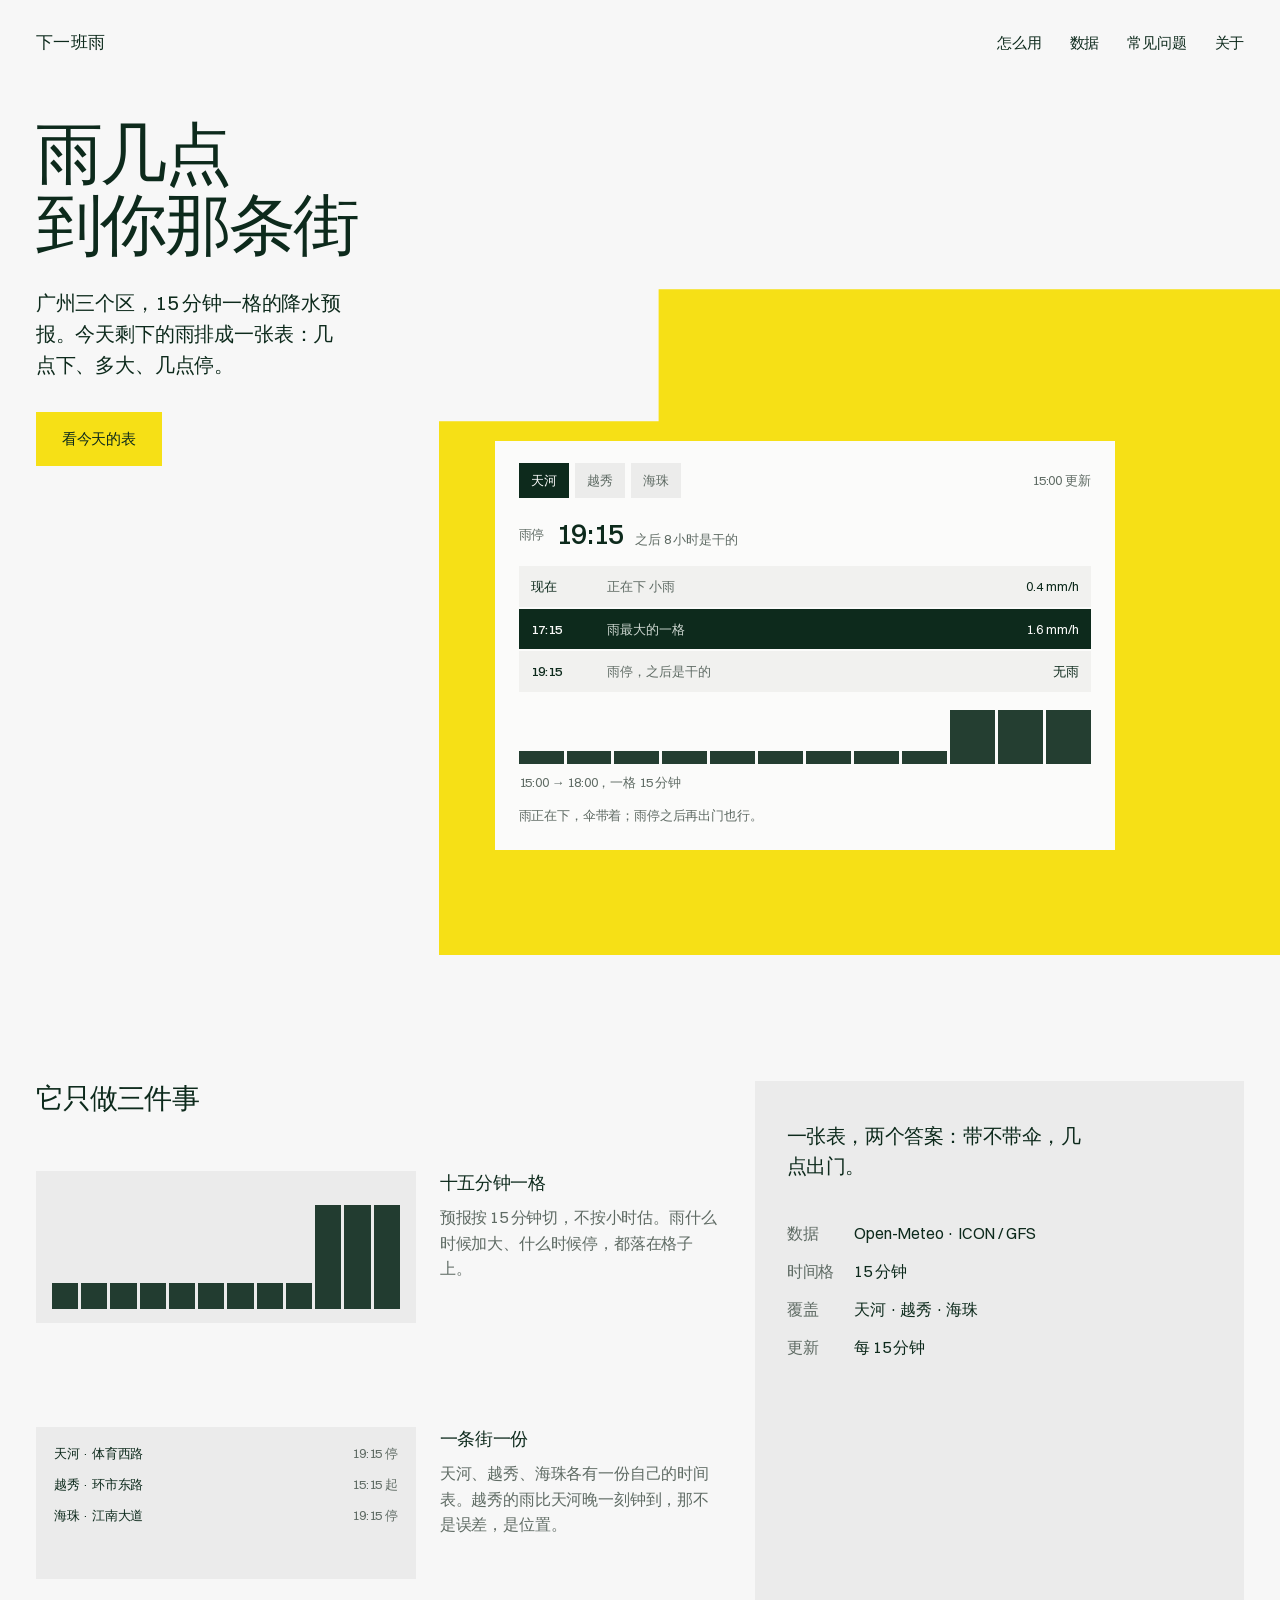
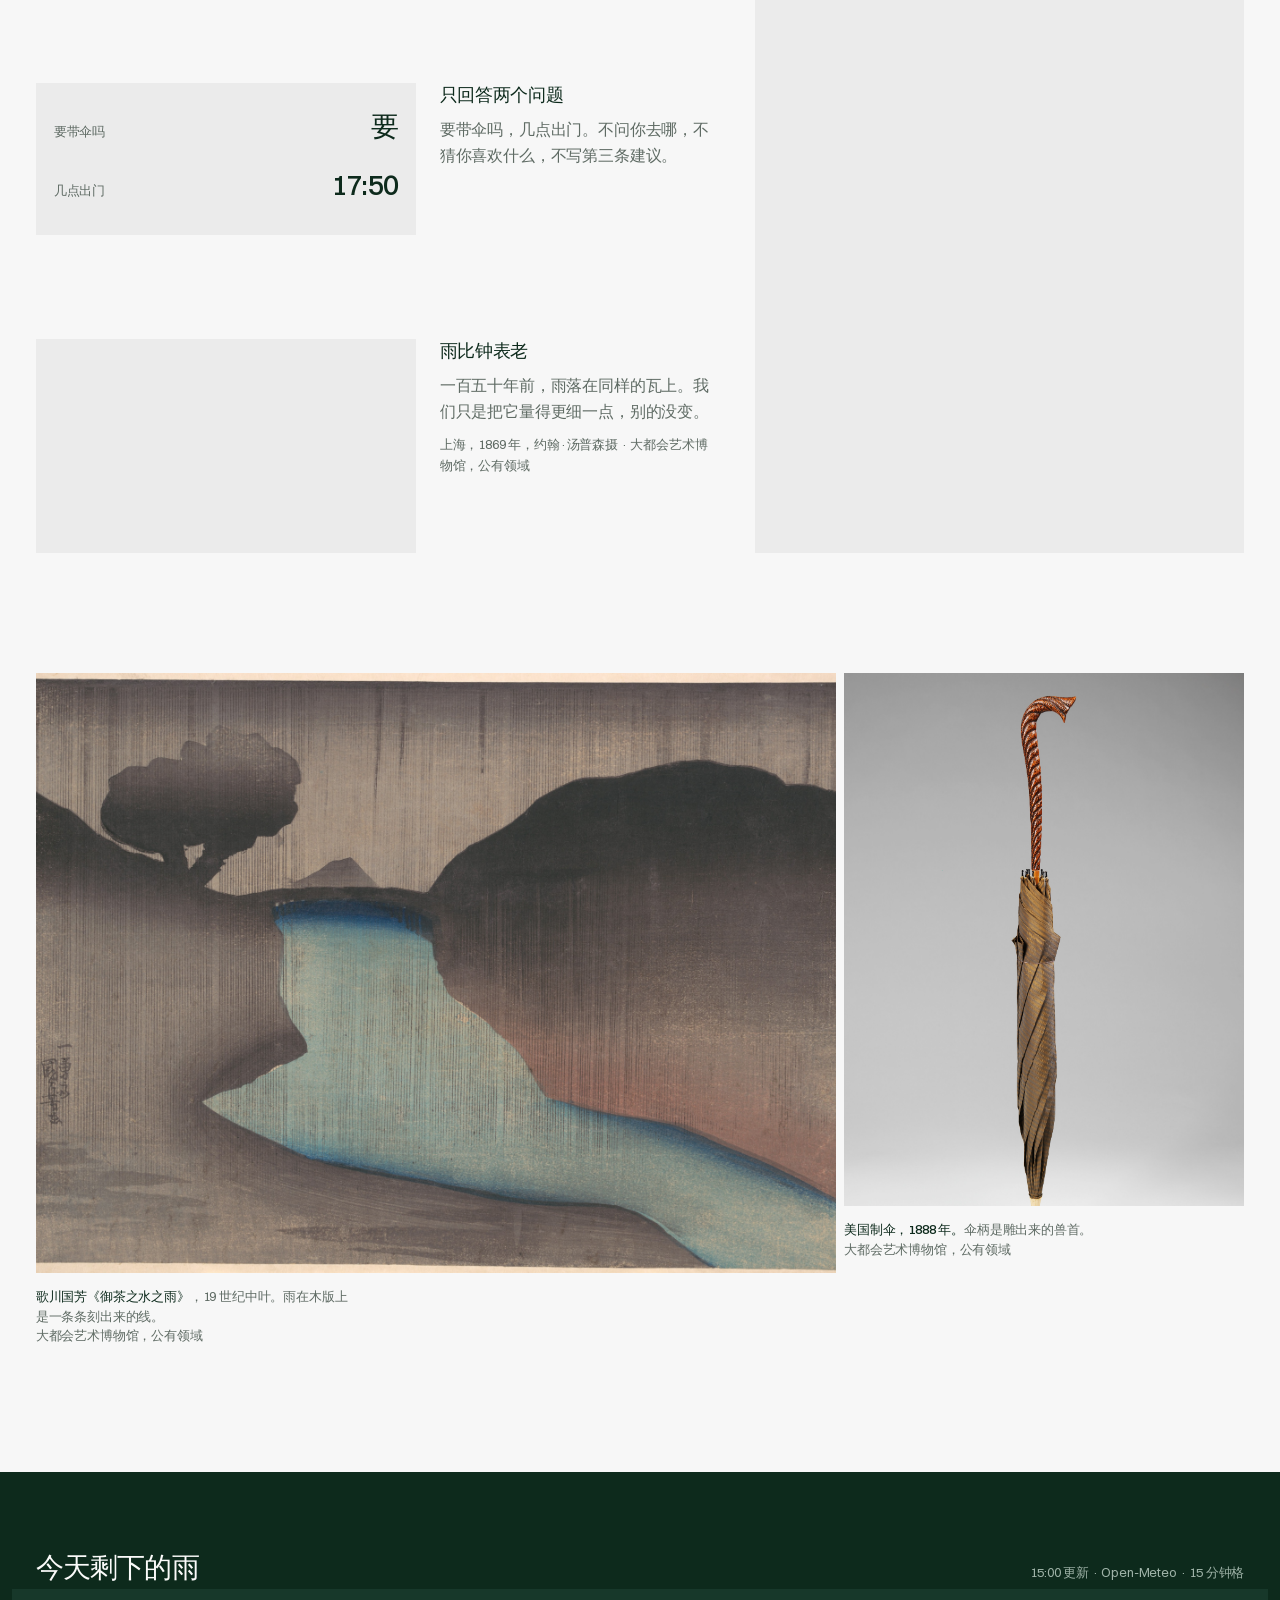
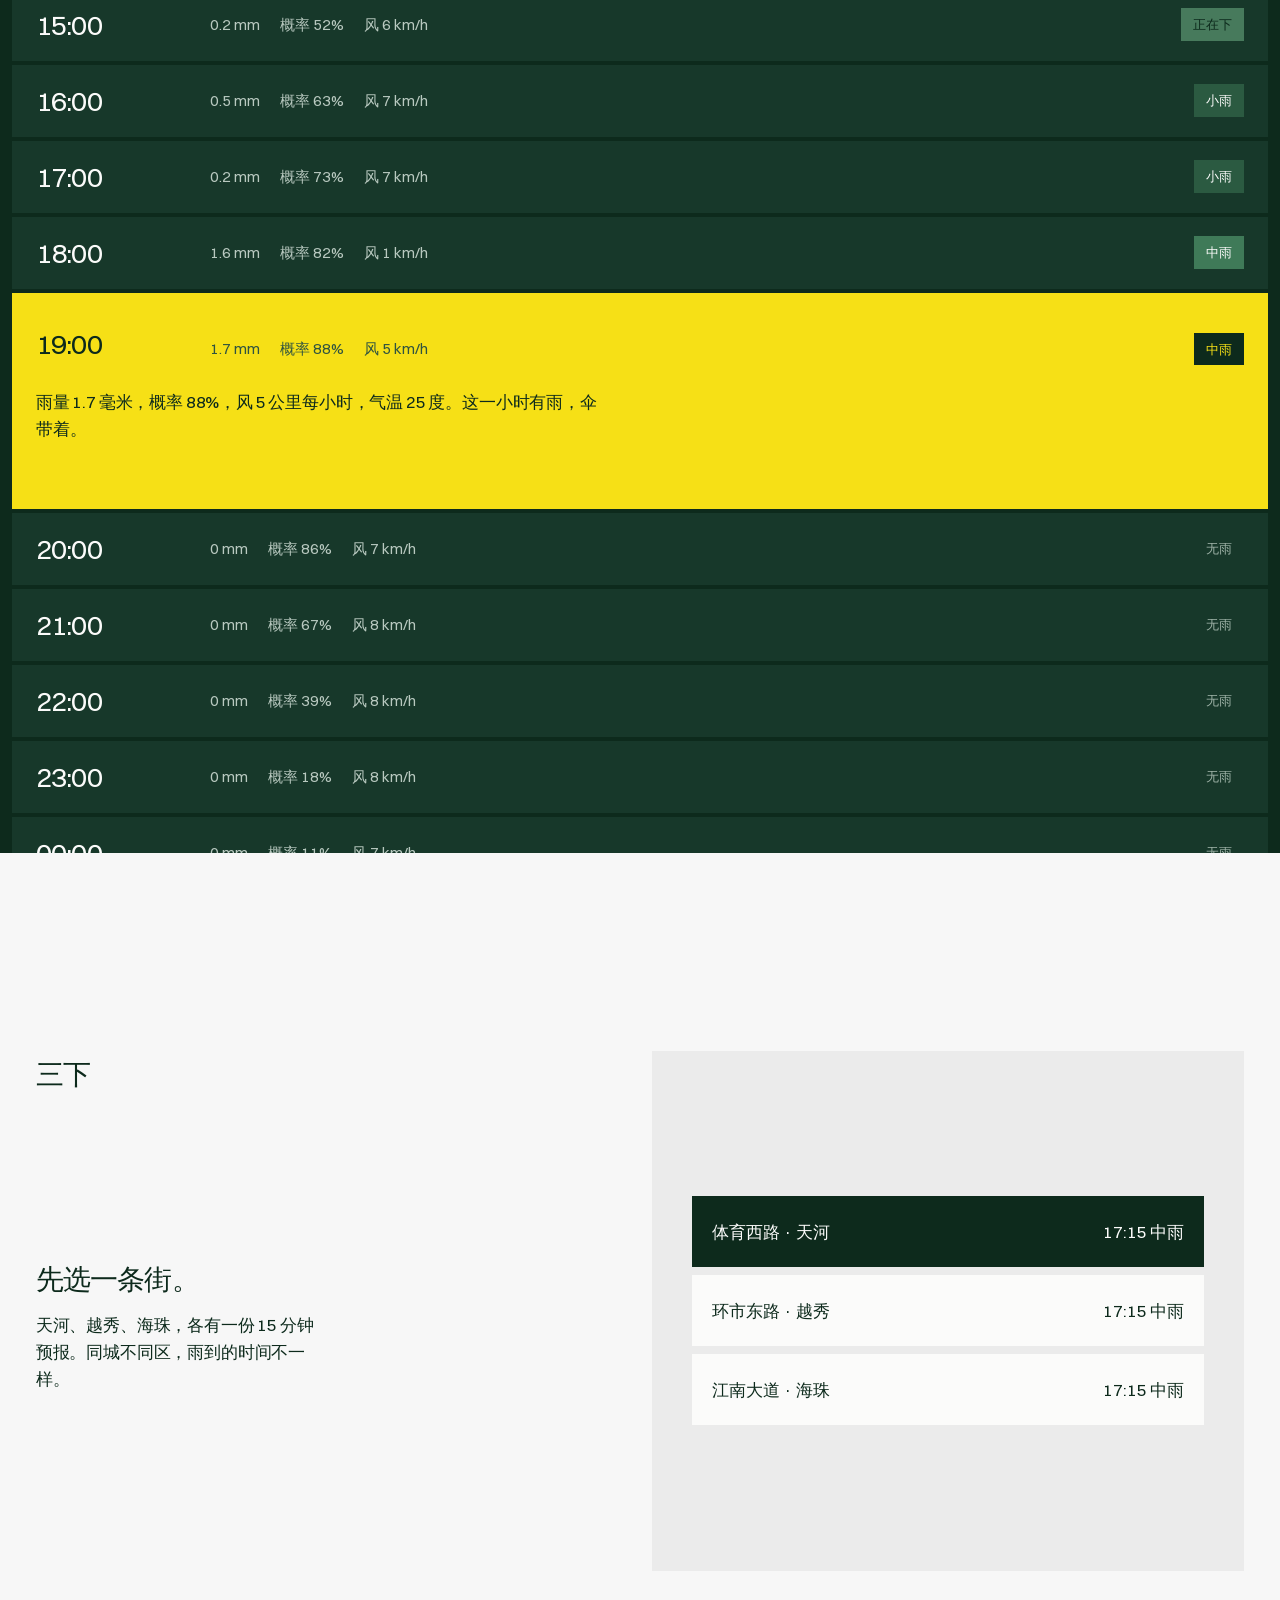
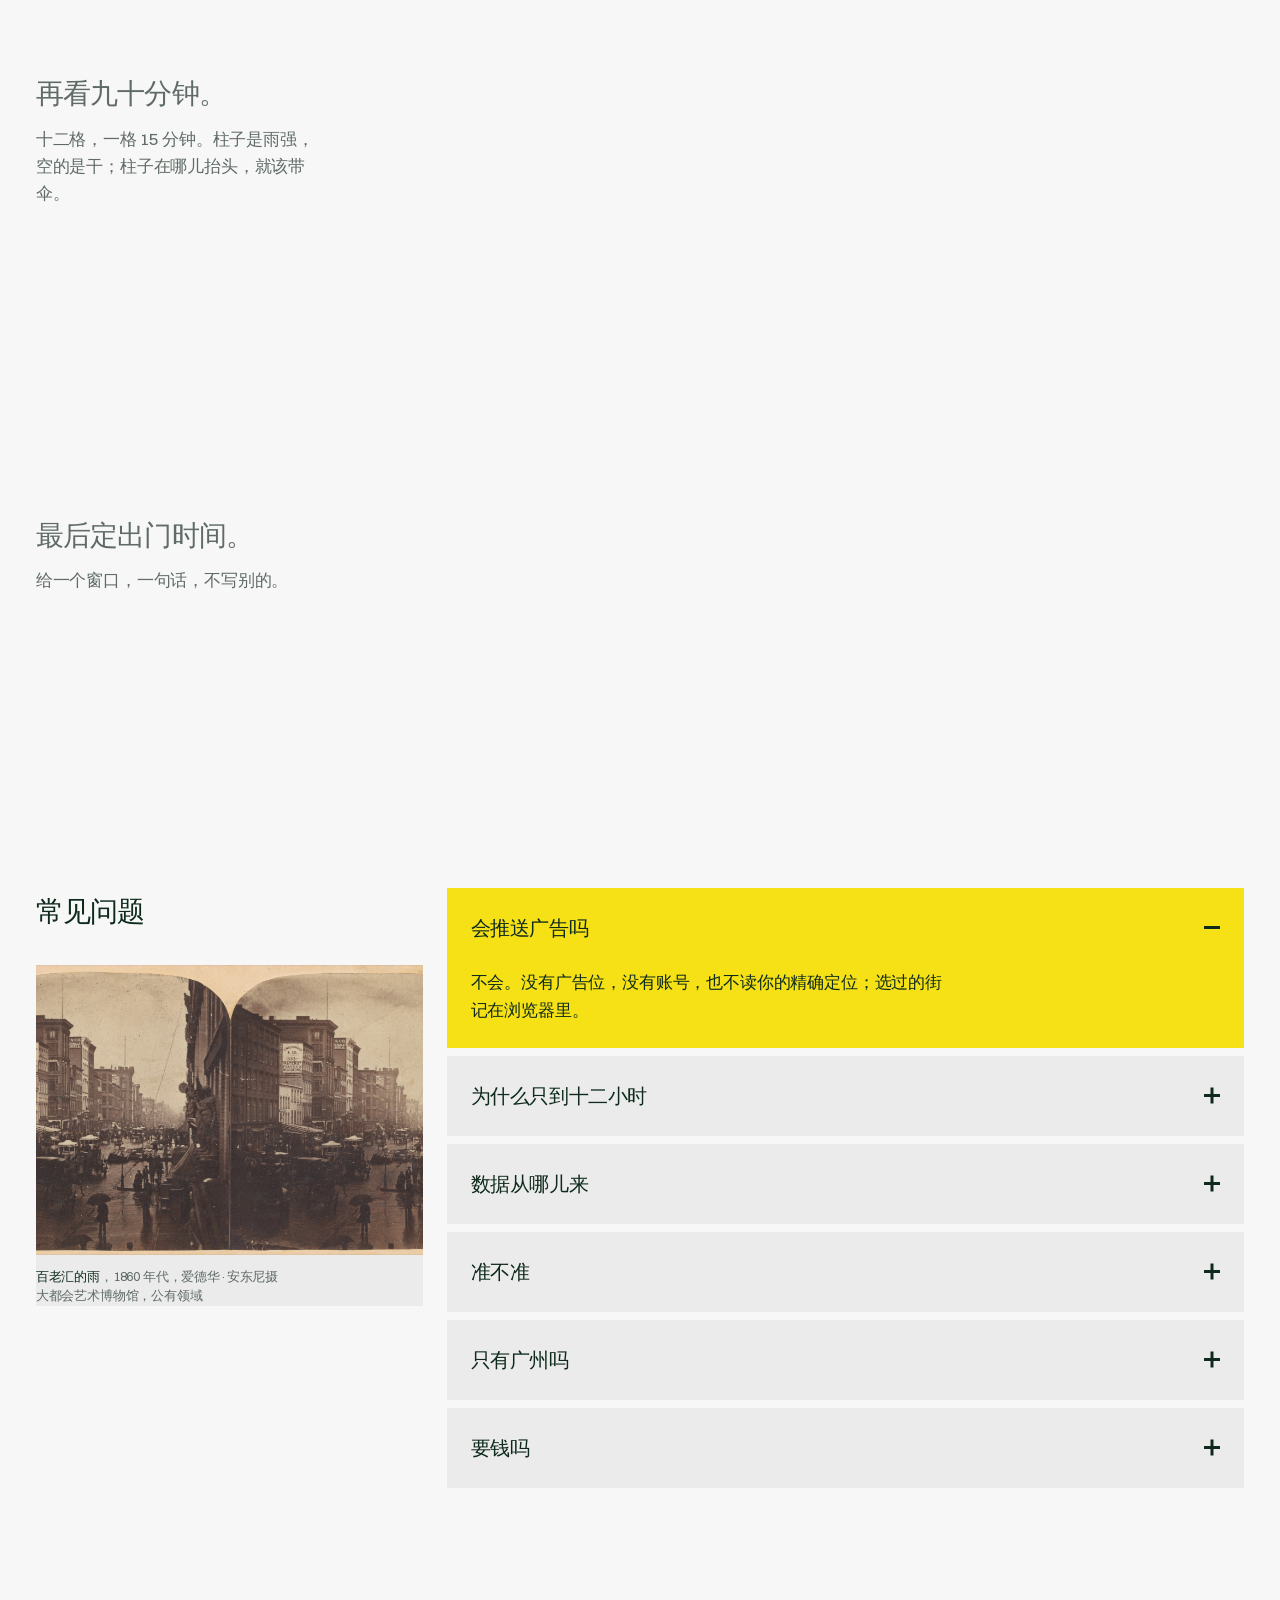
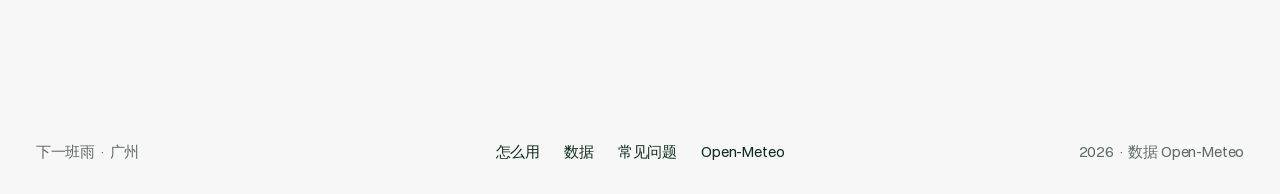
<file: index.html>
<!DOCTYPE html>
<html lang="zh-CN">
<head>
<meta charset="utf-8">
<meta name="viewport" content="width=device-width, initial-scale=1">
<title>下一班雨 · 雨几点到你那条街</title>
<meta name="description" content="广州天河、越秀、海珠的 15 分钟降水预报，排成一张表：几点下雨、几点停、要不要带伞。">
<link rel="stylesheet" href="styles.css">
<script defer src="app-data.js"></script>
<script defer src="app.js"></script>
</head>
<body>

<header class="nav wrap">
  <span class="wordmark">下一班雨</span>
  <nav class="nav-links" aria-label="主导航">
    <a href="#how">怎么用</a>
    <a href="#board">数据</a>
    <a href="#faq">常见问题</a>
    <a href="#about">关于</a>
  </nav>
</header>

<section class="hero">
  <div class="hero-inner">
    <h1>雨几点<br>到你那条街</h1>
    <p class="lede">广州三个区，15 分钟一格的降水预报。今天剩下的雨排成一张表：几点下、多大、几点停。</p>
    <a class="btn" href="#board">看今天的表</a>
  </div>

  <div class="stage">
    <div class="frag" data-ui aria-label="下一班雨：未来几小时的降水窗口">
      <div class="frag-head">
        <div class="tabs" role="tablist" aria-label="选择街道">
          <button class="tab" role="tab" aria-selected="true" data-district="tianhe">天河</button>
          <button class="tab" role="tab" aria-selected="false" data-district="yuexiu">越秀</button>
          <button class="tab" role="tab" aria-selected="false" data-district="haizhu">海珠</button>
        </div>
        <span class="frag-meta" data-frag-updated>15:00 更新</span>
      </div>

      <div class="frag-next">
        <span class="k" data-frag-k>雨停</span>
        <strong data-frag-big>19:15</strong>
        <span class="then" data-frag-then>之后 8 小时是干的</span>
      </div>

      <ol class="frag-rows" data-frag-rows></ol>
      <div class="frag-strip" data-frag-strip></div>
      <p class="frag-legend">15:00 → 18:00，一格 15 分钟</p>
      <p class="frag-note" data-frag-note>雨正在下，伞带着。</p>
    </div>
  </div>
</section>

<section class="section wrap" id="features">
  <div class="features-grid">
    <div class="features-main">
      <h2 class="section-head">它只做三件事</h2>

      <div class="modules">
    <article class="module">
      <div class="panel" data-ui aria-hidden="true">
        <div class="strip" data-strip></div>
      </div>
      <div>
        <h3>十五分钟一格</h3>
        <p>预报按 15 分钟切，不按小时估。雨什么时候加大、什么时候停，都落在格子上。</p>
      </div>
    </article>

    <article class="module">
      <div class="panel" data-ui aria-hidden="true">
        <div class="streets" data-streets></div>
      </div>
      <div>
        <h3>一条街一份</h3>
        <p>天河、越秀、海珠各有一份自己的时间表。越秀的雨比天河晚一刻钟到，那不是误差，是位置。</p>
      </div>
    </article>

    <article class="module">
      <div class="panel" data-ui aria-hidden="true">
        <div class="answer">
          <div><span class="q">要带伞吗</span><span class="a">要</span></div>
          <div><span class="q">几点出门</span><span class="a">17:50</span></div>
        </div>
      </div>
      <div>
        <h3>只回答两个问题</h3>
        <p>要带伞吗，几点出门。不问你去哪，不猜你喜欢什么，不写第三条建议。</p>
      </div>
    </article>

    <article class="module">
      <div class="panel panel-tall photo-panel">
        <img src="assets/street-in-kadhin-foochow-creek-bridge-country.jpg" width="3838" height="2241"
             alt="1869 年的中国街道，行人撑着伞沿河走" loading="lazy" decoding="async">
      </div>
      <div>
        <h3>雨比钟表老</h3>
        <p>一百五十年前，雨落在同样的瓦上。我们只是把它量得更细一点，别的没变。</p>
        <p class="cap">上海，1869 年，约翰·汤普森摄 · 大都会艺术博物馆，公有领域</p>
      </div>
    </article>
      </div>
    </div>

    <aside class="features-aside">
      <div class="aside-inner">
        <p class="aside-lead">一张表，两个答案：带不带伞，几点出门。</p>
        <dl class="spec">
        <dt>数据</dt><dd>Open-Meteo · ICON / GFS</dd>
        <dt>时间格</dt><dd>15 分钟</dd>
        <dt>覆盖</dt><dd>天河 · 越秀 · 海珠</dd>
        <dt>更新</dt><dd>每 15 分钟</dd>
        </dl>
      </div>
    </aside>
  </div>

  <div class="rest">
    <figure class="print">
      <div class="shot" data-shutter>
        <img src="assets/ochanomizu-in-the-rain.jpg" width="3860" height="2683"
             alt="浮世绘《御茶之水之雨》：斜雨中的桥与伞" loading="lazy" decoding="async">
      </div>
      <figcaption><b>歌川国芳《御茶之水之雨》</b>，19 世纪中叶。雨在木版上是一条条刻出来的线。<br>大都会艺术博物馆，公有领域</figcaption>
    </figure>
    <figure class="object">
      <div class="shot drift" data-shutter>
        <img src="assets/umbrella.jpg" width="2611" height="4000"
             alt="1888 年的一把黑色雨伞，伞柄是雕刻的兽首" loading="lazy" decoding="async">
      </div>
      <figcaption><b>美国制伞，1888 年。</b>伞柄是雕出来的兽首。<br>大都会艺术博物馆，公有领域</figcaption>
    </figure>
  </div>
</section>

<section class="board-section" id="board">
  <div class="board-head">
    <h2>今天剩下的雨</h2>
    <span class="stamp">15:00 更新 · Open-Meteo · 15 分钟格</span>
  </div>
  <ol class="board" data-board aria-label="未来十小时的降水，一小时一行"></ol>
</section>

<section class="how" id="how">
  <div class="how-copy">
    <h2>三下</h2>

    <div class="statement active" data-statement="0">
      <h3>先选一条街。</h3>
      <p>天河、越秀、海珠，各有一份 15 分钟预报。同城不同区，雨到的时间不一样。</p>
    </div>
    <div class="statement" data-statement="1">
      <h3>再看九十分钟。</h3>
      <p>十二格，一格 15 分钟。柱子是雨强，空的是干；柱子在哪儿抬头，就该带伞。</p>
    </div>
    <div class="statement" data-statement="2">
      <h3>最后定出门时间。</h3>
      <p>给一个窗口，一句话，不写别的。</p>
    </div>
  </div>

  <div class="how-stage">
    <div class="stage-inner" data-ui aria-live="polite">
      <div class="state state-streets on" data-state="0">
        <div class="pick">
          <button aria-pressed="true">体育西路 · 天河<span>17:15 中雨</span></button>
          <button aria-pressed="false">环市东路 · 越秀<span>17:15 中雨</span></button>
          <button aria-pressed="false">江南大道 · 海珠<span>17:15 中雨</span></button>
        </div>
      </div>
      <div class="state state-chart" data-state="1">
        <div class="bars" data-state-bars></div>
        <div class="axis"><span>15:00</span><span>16:30</span><span>18:00</span></div>
      </div>
      <div class="state state-result" data-state="2">
        <span class="frag-meta">体育西路 · 天河</span>
        <span class="big">17:50</span>
        <dl>
          <dt>带伞</dt><dd>要，18:00 前后最大 1.6 mm/h</dd>
          <dt>雨停</dt><dd>19:15，之后到 03:15 是干的</dd>
        </dl>
      </div>
    </div>
  </div>
</section>

<section class="faq" id="faq">
  <div class="faq-left">
    <h2>常见问题</h2>
    <figure class="faq-figure" data-shutter>
      <img src="assets/broadway-in-the-rain-likely-taken-from.jpg" width="3871" height="2123"
           alt="1860 年代纽约百老汇的雨，路面反着光" loading="lazy" decoding="async">
      <figcaption><b>百老汇的雨</b>，1860 年代，爱德华·安东尼摄<br>大都会艺术博物馆，公有领域</figcaption>
    </figure>
  </div>

  <div class="faq-list">
    <details name="q" open>
      <summary>会推送广告吗<span class="plus" aria-hidden="true"></span></summary>
      <p>不会。没有广告位，没有账号，也不读你的精确定位；选过的街记在浏览器里。</p>
    </details>
    <details name="q">
      <summary>为什么只到十二小时<span class="plus" aria-hidden="true"></span></summary>
      <p>15 分钟格在 12 小时内才可信。再往后只剩趋势，我们不假装它精确。</p>
    </details>
    <details name="q">
      <summary>数据从哪儿来<span class="plus" aria-hidden="true"></span></summary>
      <p>Open-Meteo 的 15 分钟降水预报，模型是 ICON 与 GFS 的集合。页面上的数字每次打开都重新取，取不到就显示上一次的，并写清时间。</p>
    </details>
    <details name="q">
      <summary>准不准<span class="plus" aria-hidden="true"></span></summary>
      <p>90 分钟内的雨带位置最准，误差在一条街的量级；6 小时以后只看趋势，不看分钟。</p>
    </details>
    <details name="q">
      <summary>只有广州吗<span class="plus" aria-hidden="true"></span></summary>
      <p>现在有广州的天河、越秀、海珠三条街。深圳在下一个，之后是杭州。</p>
    </details>
    <details name="q">
      <summary>要钱吗<span class="plus" aria-hidden="true"></span></summary>
      <p>不要。桌面小组件在做，做好也不收费。</p>
    </details>
  </div>
</section>

<div class="footer-spacer"></div>

<footer class="footer" id="about">
  <span>下一班雨 · 广州</span>
  <nav class="centre" aria-label="页脚">
    <a href="#how">怎么用</a>
    <a href="#board">数据</a>
    <a href="#faq">常见问题</a>
    <a href="https://open-meteo.com/" rel="noreferrer">Open-Meteo</a>
  </nav>
  <span class="right">2026 · 数据 Open-Meteo</span>
</footer>

<noscript><p class="wrap" style="padding-block:24px">表格里的数字需要 JavaScript 才能显示；上面的文字是完整的。</p></noscript>

</body>
</html>
</file>
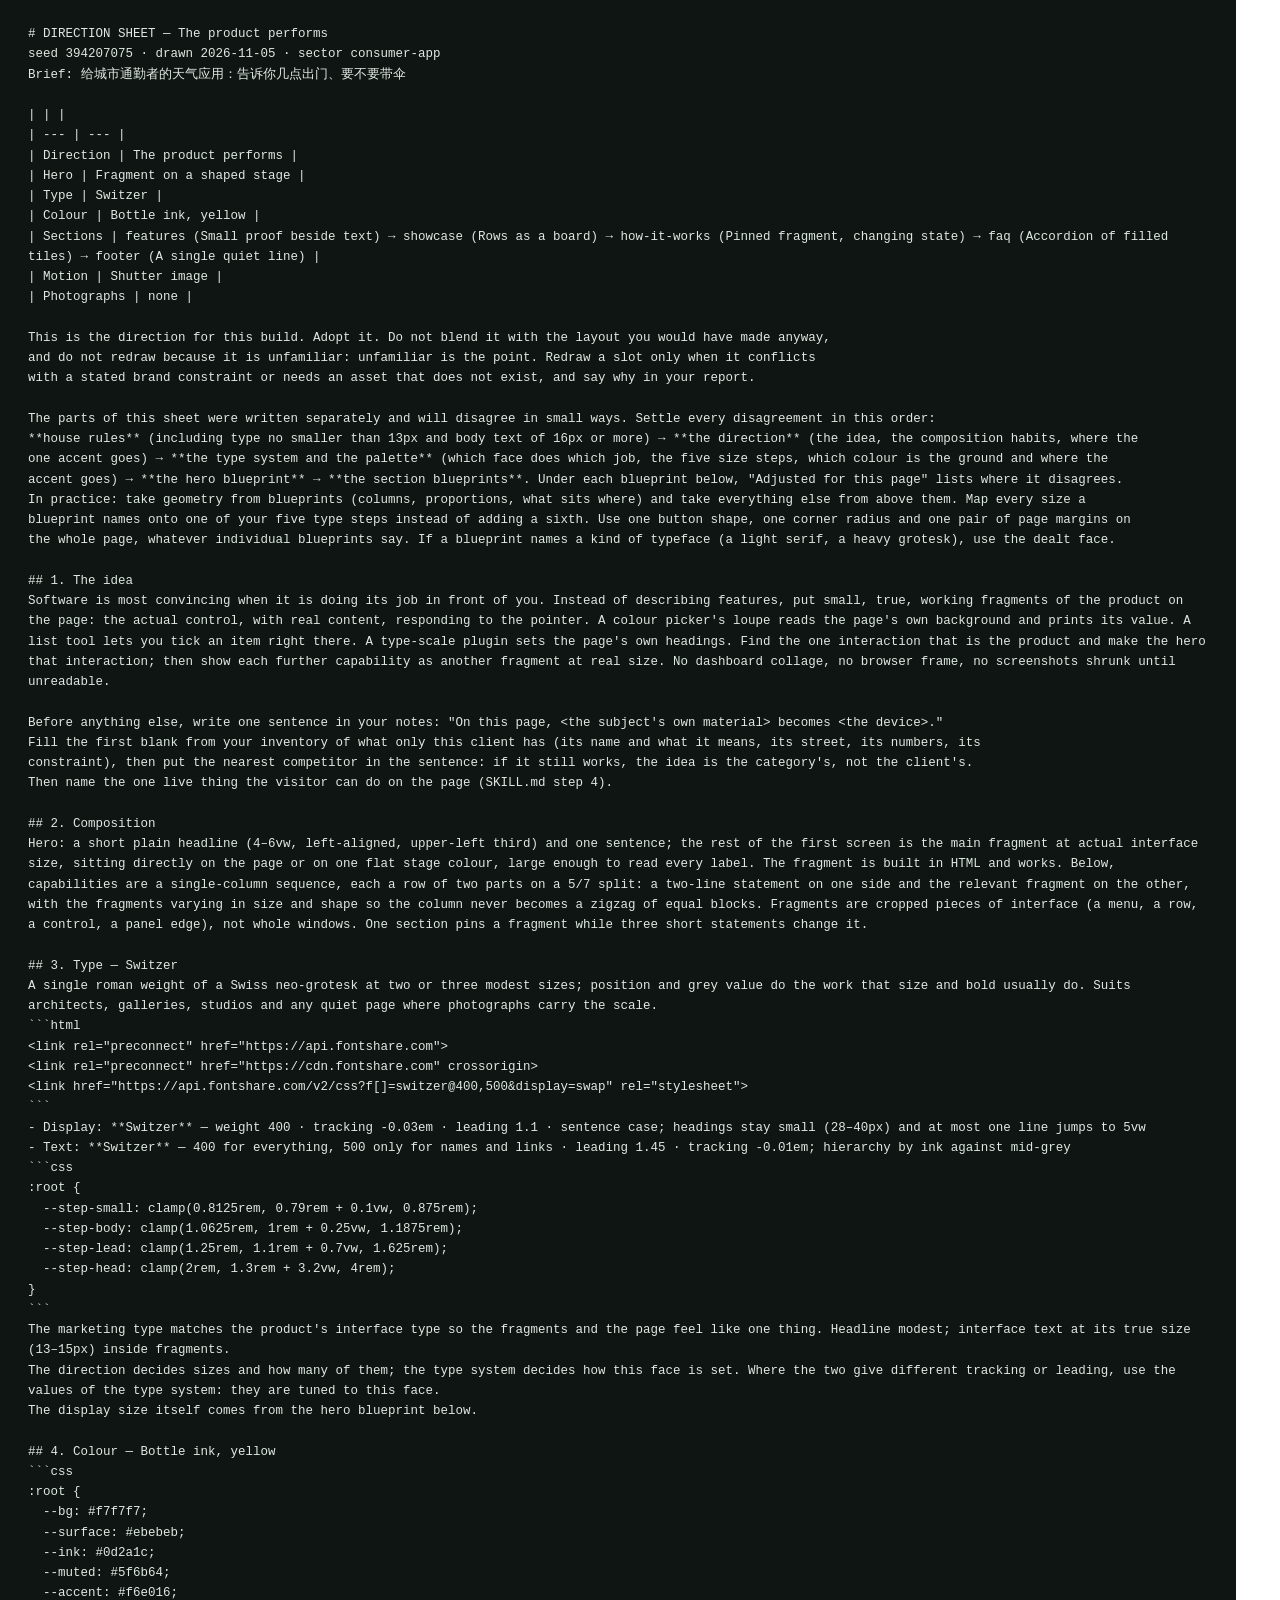
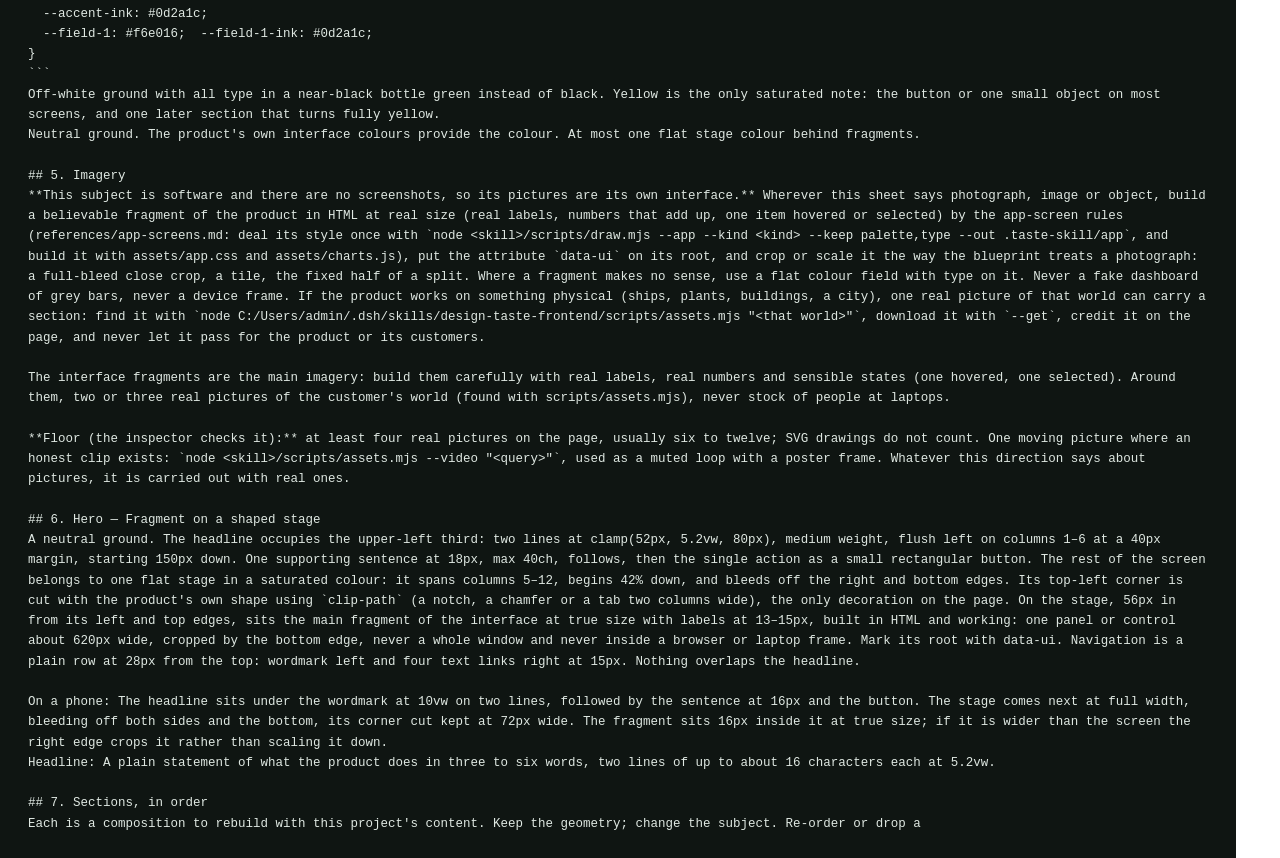
<file: shots/term-draw.html>
<!DOCTYPE html>
<html lang="zh-CN"><head><meta charset="utf-8"><style>
body { margin: 0; background: #ffffff; }
.panel { width: 1180px; background: #0f1512; color: #dfe8e2;
  font-family: 'Cascadia Mono', 'Consolas', 'Microsoft YaHei', monospace;
  font-size: 12.5px; line-height: 1.62; padding: 24px 28px;
  white-space: pre-wrap; word-break: break-word; }
</style></head><body><div class="panel"># DIRECTION SHEET — The product performs
seed 394207075 · drawn 2026-11-05 · sector consumer-app
Brief: 给城市通勤者的天气应用：告诉你几点出门、要不要带伞

| | |
| --- | --- |
| Direction | The product performs |
| Hero | Fragment on a shaped stage |
| Type | Switzer |
| Colour | Bottle ink, yellow |
| Sections | features (Small proof beside text) → showcase (Rows as a board) → how-it-works (Pinned fragment, changing state) → faq (Accordion of filled tiles) → footer (A single quiet line) |
| Motion | Shutter image |
| Photographs | none |

This is the direction for this build. Adopt it. Do not blend it with the layout you would have made anyway,
and do not redraw because it is unfamiliar: unfamiliar is the point. Redraw a slot only when it conflicts
with a stated brand constraint or needs an asset that does not exist, and say why in your report.

The parts of this sheet were written separately and will disagree in small ways. Settle every disagreement in this order:
**house rules** (including type no smaller than 13px and body text of 16px or more) → **the direction** (the idea, the composition habits, where the
one accent goes) → **the type system and the palette** (which face does which job, the five size steps, which colour is the ground and where the
accent goes) → **the hero blueprint** → **the section blueprints**. Under each blueprint below, &quot;Adjusted for this page&quot; lists where it disagrees.
In practice: take geometry from blueprints (columns, proportions, what sits where) and take everything else from above them. Map every size a
blueprint names onto one of your five type steps instead of adding a sixth. Use one button shape, one corner radius and one pair of page margins on
the whole page, whatever individual blueprints say. If a blueprint names a kind of typeface (a light serif, a heavy grotesk), use the dealt face.

## 1. The idea
Software is most convincing when it is doing its job in front of you. Instead of describing features, put small, true, working fragments of the product on the page: the actual control, with real content, responding to the pointer. A colour picker&#x27;s loupe reads the page&#x27;s own background and prints its value. A list tool lets you tick an item right there. A type-scale plugin sets the page&#x27;s own headings. Find the one interaction that is the product and make the hero that interaction; then show each further capability as another fragment at real size. No dashboard collage, no browser frame, no screenshots shrunk until unreadable.

Before anything else, write one sentence in your notes: &quot;On this page, &lt;the subject&#x27;s own material&gt; becomes &lt;the device&gt;.&quot;
Fill the first blank from your inventory of what only this client has (its name and what it means, its street, its numbers, its
constraint), then put the nearest competitor in the sentence: if it still works, the idea is the category&#x27;s, not the client&#x27;s.
Then name the one live thing the visitor can do on the page (SKILL.md step 4).

## 2. Composition
Hero: a short plain headline (4–6vw, left-aligned, upper-left third) and one sentence; the rest of the first screen is the main fragment at actual interface size, sitting directly on the page or on one flat stage colour, large enough to read every label. The fragment is built in HTML and works. Below, capabilities are a single-column sequence, each a row of two parts on a 5/7 split: a two-line statement on one side and the relevant fragment on the other, with the fragments varying in size and shape so the column never becomes a zigzag of equal blocks. Fragments are cropped pieces of interface (a menu, a row, a control, a panel edge), not whole windows. One section pins a fragment while three short statements change it.

## 3. Type — Switzer
A single roman weight of a Swiss neo-grotesk at two or three modest sizes; position and grey value do the work that size and bold usually do. Suits architects, galleries, studios and any quiet page where photographs carry the scale.
```html
&lt;link rel=&quot;preconnect&quot; href=&quot;https://api.fontshare.com&quot;&gt;
&lt;link rel=&quot;preconnect&quot; href=&quot;https://cdn.fontshare.com&quot; crossorigin&gt;
&lt;link href=&quot;https://api.fontshare.com/v2/css?f[]=switzer@400,500&amp;display=swap&quot; rel=&quot;stylesheet&quot;&gt;
```
- Display: **Switzer** — weight 400 · tracking -0.03em · leading 1.1 · sentence case; headings stay small (28–40px) and at most one line jumps to 5vw
- Text: **Switzer** — 400 for everything, 500 only for names and links · leading 1.45 · tracking -0.01em; hierarchy by ink against mid-grey
```css
:root {
  --step-small: clamp(0.8125rem, 0.79rem + 0.1vw, 0.875rem);
  --step-body: clamp(1.0625rem, 1rem + 0.25vw, 1.1875rem);
  --step-lead: clamp(1.25rem, 1.1rem + 0.7vw, 1.625rem);
  --step-head: clamp(2rem, 1.3rem + 3.2vw, 4rem);
}
```
The marketing type matches the product&#x27;s interface type so the fragments and the page feel like one thing. Headline modest; interface text at its true size (13–15px) inside fragments.
The direction decides sizes and how many of them; the type system decides how this face is set. Where the two give different tracking or leading, use the values of the type system: they are tuned to this face.
The display size itself comes from the hero blueprint below.

## 4. Colour — Bottle ink, yellow
```css
:root {
  --bg: #f7f7f7;
  --surface: #ebebeb;
  --ink: #0d2a1c;
  --muted: #5f6b64;
  --accent: #f6e016;
  --accent-ink: #0d2a1c;
  --field-1: #f6e016;  --field-1-ink: #0d2a1c;
}
```
Off-white ground with all type in a near-black bottle green instead of black. Yellow is the only saturated note: the button or one small object on most screens, and one later section that turns fully yellow.
Neutral ground. The product&#x27;s own interface colours provide the colour. At most one flat stage colour behind fragments.

## 5. Imagery
**This subject is software and there are no screenshots, so its pictures are its own interface.** Wherever this sheet says photograph, image or object, build a believable fragment of the product in HTML at real size (real labels, numbers that add up, one item hovered or selected) by the app-screen rules (references/app-screens.md: deal its style once with `node &lt;skill&gt;/scripts/draw.mjs --app --kind &lt;kind&gt; --keep palette,type --out .taste-skill/app`, and build it with assets/app.css and assets/charts.js), put the attribute `data-ui` on its root, and crop or scale it the way the blueprint treats a photograph: a full-bleed close crop, a tile, the fixed half of a split. Where a fragment makes no sense, use a flat colour field with type on it. Never a fake dashboard of grey bars, never a device frame. If the product works on something physical (ships, plants, buildings, a city), one real picture of that world can carry a section: find it with `node C:/Users/admin/.dsh/skills/design-taste-frontend/scripts/assets.mjs &quot;&lt;that world&gt;&quot;`, download it with `--get`, credit it on the page, and never let it pass for the product or its customers.

The interface fragments are the main imagery: build them carefully with real labels, real numbers and sensible states (one hovered, one selected). Around them, two or three real pictures of the customer&#x27;s world (found with scripts/assets.mjs), never stock of people at laptops.

**Floor (the inspector checks it):** at least four real pictures on the page, usually six to twelve; SVG drawings do not count. One moving picture where an honest clip exists: `node &lt;skill&gt;/scripts/assets.mjs --video &quot;&lt;query&gt;&quot;`, used as a muted loop with a poster frame. Whatever this direction says about pictures, it is carried out with real ones.

## 6. Hero — Fragment on a shaped stage
A neutral ground. The headline occupies the upper-left third: two lines at clamp(52px, 5.2vw, 80px), medium weight, flush left on columns 1–6 at a 40px margin, starting 150px down. One supporting sentence at 18px, max 40ch, follows, then the single action as a small rectangular button. The rest of the screen belongs to one flat stage in a saturated colour: it spans columns 5–12, begins 42% down, and bleeds off the right and bottom edges. Its top-left corner is cut with the product&#x27;s own shape using `clip-path` (a notch, a chamfer or a tab two columns wide), the only decoration on the page. On the stage, 56px in from its left and top edges, sits the main fragment of the interface at true size with labels at 13–15px, built in HTML and working: one panel or control about 620px wide, cropped by the bottom edge, never a whole window and never inside a browser or laptop frame. Mark its root with data-ui. Navigation is a plain row at 28px from the top: wordmark left and four text links right at 15px. Nothing overlaps the headline.

On a phone: The headline sits under the wordmark at 10vw on two lines, followed by the sentence at 16px and the button. The stage comes next at full width, bleeding off both sides and the bottom, its corner cut kept at 72px wide. The fragment sits 16px inside it at true size; if it is wider than the screen the right edge crops it rather than scaling it down.
Headline: A plain statement of what the product does in three to six words, two lines of up to about 16 characters each at 5.2vw.

## 7. Sections, in order
Each is a composition to rebuild with this project&#x27;s content. Keep the geometry; change the subject. Re-order or drop a</div></body></html>
</file>
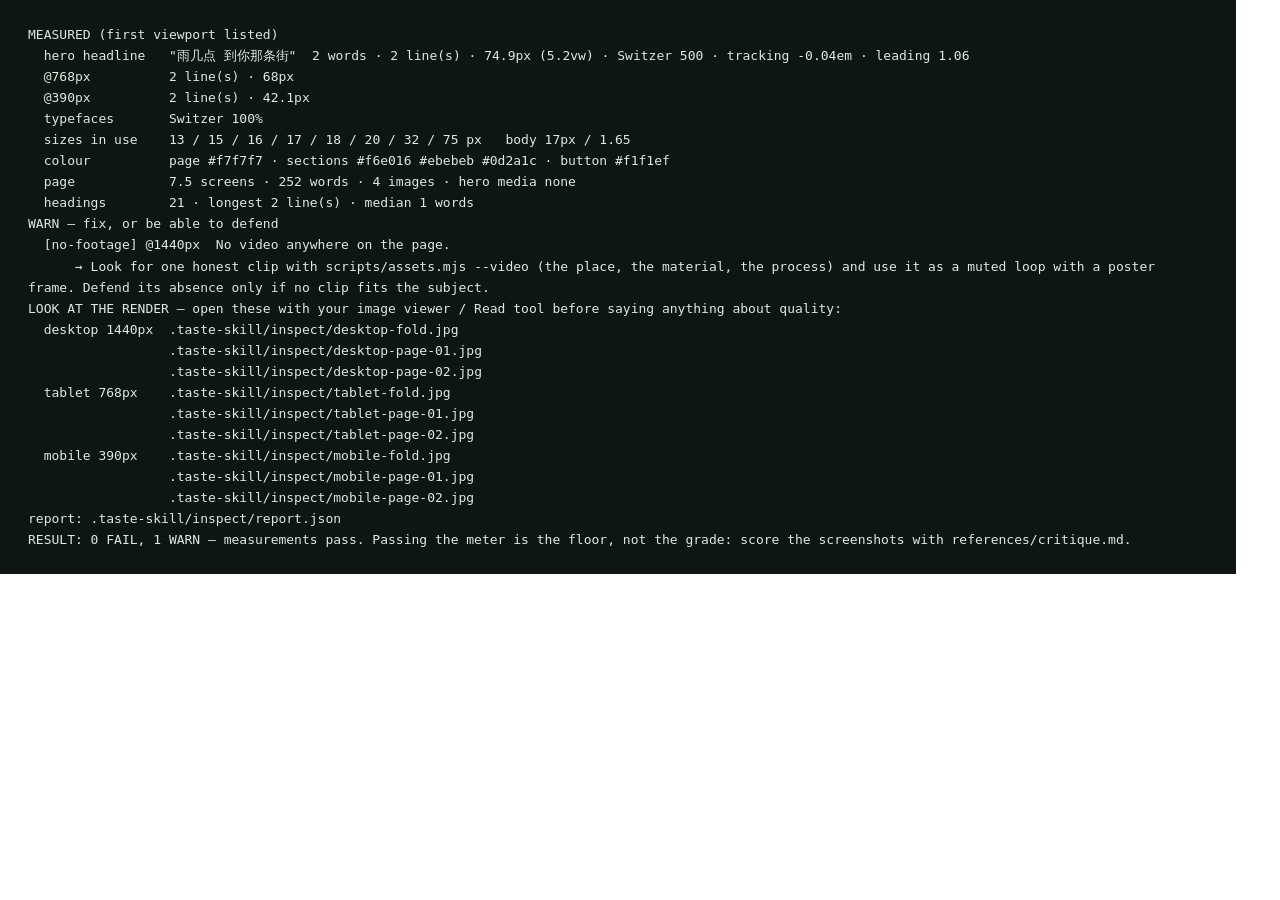
<file: shots/term-inspect.html>
<!DOCTYPE html>
<html lang="zh-CN"><head><meta charset="utf-8"><style>
body { margin: 0; background: #ffffff; }
.panel { width: 1180px; background: #0f1512; color: #dfe8e2;
  font-family: 'Cascadia Mono', 'Consolas', 'Microsoft YaHei', monospace;
  font-size: 13px; line-height: 1.62; padding: 24px 28px;
  white-space: pre-wrap; word-break: break-word; }
</style></head><body><div class="panel">MEASURED (first viewport listed)
  hero headline   &quot;雨几点 到你那条街&quot;  2 words · 2 line(s) · 74.9px (5.2vw) · Switzer 500 · tracking -0.04em · leading 1.06
  @768px          2 line(s) · 68px
  @390px          2 line(s) · 42.1px
  typefaces       Switzer 100%
  sizes in use    13 / 15 / 16 / 17 / 18 / 20 / 32 / 75 px   body 17px / 1.65
  colour          page #f7f7f7 · sections #f6e016 #ebebeb #0d2a1c · button #f1f1ef
  page            7.5 screens · 252 words · 4 images · hero media none
  headings        21 · longest 2 line(s) · median 1 words
WARN — fix, or be able to defend
  [no-footage] @1440px  No video anywhere on the page.
      → Look for one honest clip with scripts/assets.mjs --video (the place, the material, the process) and use it as a muted loop with a poster frame. Defend its absence only if no clip fits the subject.
LOOK AT THE RENDER — open these with your image viewer / Read tool before saying anything about quality:
  desktop 1440px  .taste-skill/inspect/desktop-fold.jpg
                  .taste-skill/inspect/desktop-page-01.jpg
                  .taste-skill/inspect/desktop-page-02.jpg
  tablet 768px    .taste-skill/inspect/tablet-fold.jpg
                  .taste-skill/inspect/tablet-page-01.jpg
                  .taste-skill/inspect/tablet-page-02.jpg
  mobile 390px    .taste-skill/inspect/mobile-fold.jpg
                  .taste-skill/inspect/mobile-page-01.jpg
                  .taste-skill/inspect/mobile-page-02.jpg
report: .taste-skill/inspect/report.json
RESULT: 0 FAIL, 1 WARN — measurements pass. Passing the meter is the floor, not the grade: score the screenshots with references/critique.md.</div></body></html>
</file>
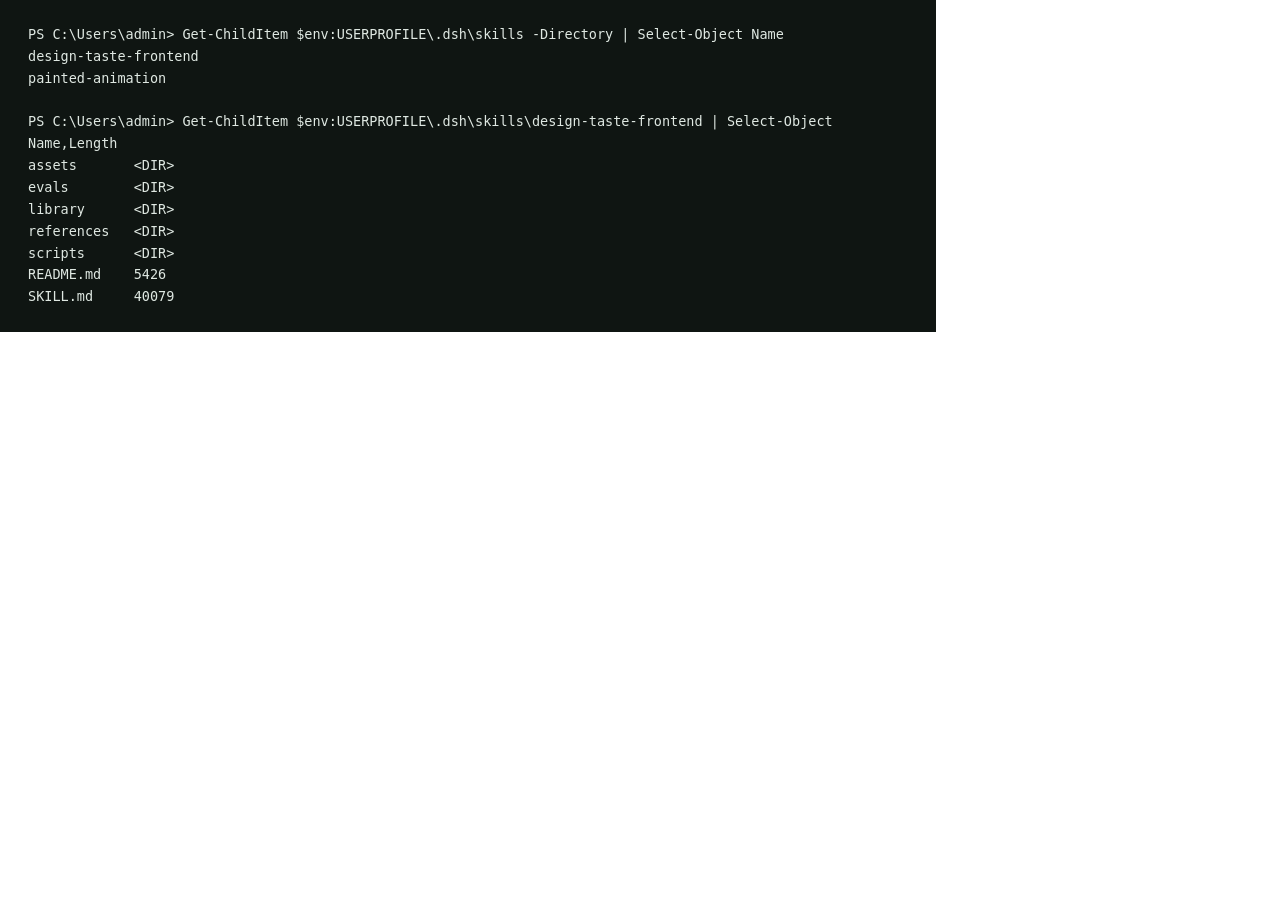
<file: shots/term-install.html>
<!DOCTYPE html>
<html lang="zh-CN"><head><meta charset="utf-8"><style>
body { margin: 0; background: #ffffff; }
.panel { width: 880px; background: #0f1512; color: #dfe8e2;
  font-family: 'Cascadia Mono', 'Consolas', 'Microsoft YaHei', monospace;
  font-size: 13.5px; line-height: 1.62; padding: 24px 28px;
  white-space: pre-wrap; word-break: break-word; }
</style></head><body><div class="panel">PS C:\Users\admin&gt; Get-ChildItem $env:USERPROFILE\.dsh\skills -Directory | Select-Object Name
design-taste-frontend
painted-animation

PS C:\Users\admin&gt; Get-ChildItem $env:USERPROFILE\.dsh\skills\design-taste-frontend | Select-Object Name,Length
assets       &lt;DIR&gt;
evals        &lt;DIR&gt;
library      &lt;DIR&gt;
references   &lt;DIR&gt;
scripts      &lt;DIR&gt;
README.md    5426
SKILL.md     40079</div></body></html>
</file>
<file: styles.css>
@font-face {
  font-family: 'Switzer';
  src: url('assets/fonts/switzer-400.woff2') format('woff2');
  font-weight: 400;
  font-style: normal;
  font-display: swap;
}
@font-face {
  font-family: 'Switzer';
  src: url('assets/fonts/switzer-500.woff2') format('woff2');
  font-weight: 500;
  font-style: normal;
  font-display: swap;
}

:root {
  --bg: #f7f7f7;
  --surface: #ebebeb;
  --ink: #0d2a1c;
  --muted: #5f6b64;
  --accent: #f6e016;
  --deep: #0d2a1c;
  --band: #17382a;
  --band-2: #1f4534;
  --band-3: #2b5a41;
  --paper: #fbfbfa;

  --small: 13px;
  --body: 17px;
  --lead: 20px;
  --head: clamp(24px, 2.2vw, 32px);
  --hero: clamp(48px, 5.2vw, 80px);

  --gutter: clamp(20px, 2.8vw, 40px);
  --gap: 24px;
  --radius: 0px;

  --font: 'Switzer', 'PingFang SC', 'Microsoft YaHei', 'Noto Sans SC', 'Source Han Sans SC', sans-serif;
}

*,
*::before,
*::after { box-sizing: border-box; }

html { -webkit-text-size-adjust: 100%; }

body {
  margin: 0;
  background: var(--bg);
  color: var(--ink);
  font-family: var(--font);
  font-size: var(--body);
  line-height: 1.6;
  font-weight: 400;
  letter-spacing: -0.01em;
  text-rendering: optimizeLegibility;
}

img { display: block; max-width: 100%; height: auto; }

h1, h2, h3, p, ol, ul, figure, dl, dd, blockquote { margin: 0; }

a { color: var(--ink); }

:focus-visible {
  outline: 3px solid var(--ink);
  outline-offset: 3px;
}

::selection { background: var(--accent); color: var(--ink); }

.wrap { padding-inline: var(--gutter); }

/* ---------- navigation ---------- */

.nav {
  display: flex;
  align-items: baseline;
  justify-content: space-between;
  gap: 24px;
  padding-block: 28px 0;
  position: relative;
  z-index: 3;
}

.wordmark {
  font-size: var(--body);
  font-weight: 500;
  letter-spacing: 0.02em;
}

.nav-links {
  display: flex;
  gap: 28px;
  font-size: 15px;
}

.nav-links a {
  text-decoration: none;
  color: var(--ink);
}

.nav-links a:hover,
.nav-links a:focus-visible {
  text-decoration: underline;
  text-decoration-thickness: 2px;
  text-underline-offset: 4px;
  text-decoration-color: var(--accent);
}

/* ---------- hero ---------- */

.hero {
  position: relative;
  min-height: 100svh;
  overflow: hidden;
}

.hero-inner {
  position: relative;
  z-index: 2;
  padding-inline: var(--gutter);
  padding-top: clamp(48px, 7vh, 88px);
  max-width: 34%;
}

.hero h1 {
  font-size: var(--hero);
  line-height: 1.06;
  letter-spacing: -0.04em;
  font-weight: 500;
  text-wrap: balance;
}

.lede {
  margin-top: 28px;
  font-size: var(--lead);
  line-height: 1.55;
  max-width: 26ch;
  color: var(--ink);
}

.btn {
  display: inline-block;
  margin-top: 32px;
  padding: 15px 26px;
  background: var(--accent);
  color: var(--ink);
  text-decoration: none;
  font-size: 15px;
  font-weight: 500;
  border-radius: var(--radius);
  transition: transform 0.16s ease, background 0.16s ease;
}

.btn:hover { background: #ffe94a; transform: translateY(-1px); }
.btn:active { transform: translateY(0); }

.stage {
  position: absolute;
  top: 26%;
  left: calc(var(--gutter) + ((100% - 2 * var(--gutter)) / 12) * 4);
  right: 0;
  bottom: 0;
  background: var(--accent);
  clip-path: polygon(220px 0, 100% 0, 100% 100%, 0 100%, 0 132px, 220px 132px);
  display: flex;
  justify-content: flex-start;
}

.frag {
  background: var(--paper);
  color: var(--ink);
  width: 620px;
  max-width: calc(100% - 56px);
  margin: 152px 0 0 56px;
  align-self: flex-start;
  padding: 22px 24px 24px;
}

.frag-head {
  display: flex;
  align-items: center;
  justify-content: space-between;
  gap: 16px;
}

.tabs { display: flex; gap: 6px; }

.tab {
  appearance: none;
  border: 0;
  background: #ececeb;
  color: var(--muted);
  font: inherit;
  font-size: var(--small);
  padding: 7px 12px;
  border-radius: var(--radius);
  cursor: pointer;
  transition: background 0.16s ease, color 0.16s ease;
}

.tab:hover { background: #e0e0de; color: var(--ink); }

.tab[aria-selected='true'] {
  background: var(--ink);
  color: var(--paper);
}

.frag-meta {
  font-size: var(--small);
  color: var(--muted);
  font-variant-numeric: tabular-nums;
}

.frag-next {
  display: flex;
  align-items: baseline;
  gap: 12px;
  margin-top: 22px;
  padding-bottom: 16px;
}

.frag-next strong {
  font-size: var(--head);
  line-height: 1;
  letter-spacing: -0.03em;
  font-weight: 500;
  font-variant-numeric: tabular-nums;
}

.frag-next .k {
  font-size: var(--small);
  color: var(--muted);
  align-self: center;
}

.frag-next .then {
  font-size: var(--small);
  color: var(--muted);
  font-variant-numeric: tabular-nums;
}

.frag-rows {
  list-style: none;
  padding: 0;
  display: grid;
  gap: 2px;
}

.frag-rows button {
  appearance: none;
  width: 100%;
  border: 0;
  background: #f1f1ef;
  color: var(--ink);
  font: inherit;
  display: grid;
  grid-template-columns: 64px 1fr auto;
  gap: 12px;
  align-items: center;
  padding: 10px 12px;
  font-size: var(--small);
  text-align: left;
  cursor: pointer;
  border-radius: var(--radius);
  transition: background 0.15s ease;
  font-variant-numeric: tabular-nums;
}

.frag-rows button:hover { background: #e6e6e3; }

.frag-rows button[aria-pressed='true'] {
  background: var(--ink);
  color: var(--paper);
}

.frag-rows .t { font-weight: 500; }
.frag-rows .d { color: var(--muted); }
.frag-rows button[aria-pressed='true'] .d { color: #cfd8d2; }

.frag-note {
  margin-top: 12px;
  font-size: var(--small);
  color: var(--muted);
}

.frag-strip {
  display: flex;
  align-items: flex-end;
  gap: 3px;
  height: 54px;
  margin-top: 18px;
}

.frag-strip i {
  flex: 1;
  background: var(--ink);
  display: block;
  opacity: 0.9;
}

.frag-strip i.dry { background: #c9cdc9; }

.frag-legend {
  margin-top: 8px;
  font-size: var(--small);
  color: var(--muted);
  font-variant-numeric: tabular-nums;
}

/* ---------- sections ---------- */

.section {
  padding-top: clamp(120px, 14vh, 200px);
}

.section-head {
  font-size: var(--head);
  line-height: 1.2;
  letter-spacing: -0.03em;
  font-weight: 500;
  max-width: 22ch;
}

/* ---------- features ---------- */

.features-grid {
  display: grid;
  grid-template-columns: repeat(12, 1fr);
  gap: var(--gap);
}

.features-main { grid-column: 1 / 8; }

.features-aside {
  grid-column: 8 / 13;
  background: var(--surface);
  padding: 40px 32px;
}

.aside-inner {
  position: sticky;
  top: 96px;
}

.aside-lead {
  font-size: var(--lead);
  line-height: 1.5;
  letter-spacing: -0.02em;
  max-width: 26ch;
}

.spec {
  margin-top: 40px;
  display: grid;
  grid-template-columns: auto 1fr;
  gap: 14px 20px;
  font-size: 16px;
  line-height: 1.5;
}

.spec dt { color: var(--muted); }
.spec dd { margin: 0; color: var(--ink); font-variant-numeric: tabular-nums; }

.modules {
  margin-top: 56px;
  display: grid;
  gap: 104px;
}

.module {
  display: grid;
  grid-template-columns: 380px minmax(0, 280px);
  gap: 24px;
  align-items: start;
}

.panel {
  height: 152px;
  background: var(--surface);
  border-radius: var(--radius);
  overflow: hidden;
  display: flex;
  align-items: stretch;
}

.panel-tall { height: 214px; }

.module h3 {
  font-size: 18px;
  line-height: 1.35;
  font-weight: 500;
  letter-spacing: -0.02em;
}

.module p {
  margin-top: 10px;
  font-size: 16px;
  line-height: 1.6;
  color: var(--muted);
}

.module .cap {
  margin-top: 10px;
  font-size: var(--small);
  color: var(--muted);
}

.strip {
  width: 100%;
  display: flex;
  align-items: flex-end;
  gap: 3px;
  padding: 16px 16px 14px;
}

.strip i {
  flex: 1;
  background: var(--ink);
  display: block;
  opacity: 0.9;
}

.strip i.dry { background: #c9cdc9; }

.streets {
  width: 100%;
  padding: 16px 18px;
  display: grid;
  gap: 10px;
  align-content: start;
  font-size: var(--small);
  font-variant-numeric: tabular-nums;
}

.streets div {
  display: flex;
  justify-content: space-between;
  gap: 12px;
  color: var(--ink);
}

.streets span:last-child { color: var(--muted); }

.answer {
  width: 100%;
  padding: 20px 18px;
  display: grid;
  gap: 14px;
  align-content: start;
}

.answer div {
  display: flex;
  align-items: baseline;
  justify-content: space-between;
  gap: 12px;
}

.answer .q { font-size: var(--small); color: var(--muted); }
.answer .a { font-size: var(--head); font-weight: 500; letter-spacing: -0.03em; }

.photo-panel img {
  width: 100%;
  height: 100%;
  object-fit: cover;
  object-position: 50% 40%;
}

/* full-bleed picture band inside the features section */

.rest {
  margin: 120px 0 0;
  display: grid;
  grid-template-columns: 2fr 1fr;
  gap: 8px;
  align-items: start;
}

.rest figure { margin: 0; }

.rest .shot {
  position: relative;
  overflow: hidden;
  background: var(--surface);
  clip-path: inset(0 0 0 100%);
  transition: clip-path 0.6s cubic-bezier(0.2, 0.7, 0.2, 1);
}

.rest .shot.on { clip-path: inset(0 0 0 0); }

.rest .print .shot { aspect-ratio: 4 / 3; }
.rest .object img { object-position: 50% 24%; }
.rest .object .shot { aspect-ratio: 3 / 4; }

.rest img {
  width: 100%;
  height: 100%;
  object-fit: cover;
  transform: scale(1.12);
  transition: transform 1s ease;
}

.rest .shot.on img { transform: scale(1); }

.rest .drift img {
  animation: drift 26s ease-in-out infinite alternate;
}

@keyframes drift {
  from { transform: scale(1.02) translate3d(0, 0, 0); }
  to { transform: scale(1.1) translate3d(-1.5%, -1.5%, 0); }
}

.rest figcaption {
  padding: 14px 0 0;
  font-size: var(--small);
  color: var(--muted);
  line-height: 1.5;
  max-width: 46ch;
}

.rest figcaption b { font-weight: 500; color: var(--ink); }

/* ---------- board ---------- */

.board-section {
  margin-top: clamp(120px, 14vh, 200px);
  background: var(--deep);
  color: var(--paper);
  overflow: hidden;
}

.board-head {
  padding: 72px var(--gutter) 36px;
  display: flex;
  align-items: baseline;
  justify-content: space-between;
  gap: 24px;
}

.board-head h2 {
  font-size: var(--head);
  font-weight: 500;
  letter-spacing: -0.03em;
  color: var(--paper);
}

.board-head .stamp {
  font-size: var(--small);
  color: #9fb3a8;
  font-variant-numeric: tabular-nums;
}

.board {
  display: grid;
  gap: 4px;
  padding-inline: 12px;
  list-style: none;
  margin: 0;
}

.row {
  background: var(--band);
  color: var(--paper);
  transition: background 0.2s ease;
  font-variant-numeric: tabular-nums;
}

.board .row:first-child { margin-top: -36px; }
.board .row:last-child { margin-bottom: -36px; }

.row:hover { background: var(--band-2); }

.row-top {
  display: grid;
  grid-template-columns: 150px 1fr 132px;
  align-items: center;
  gap: 24px;
  width: 100%;
  height: 72px;
  padding: 0 24px;
  border: 0;
  background: none;
  color: inherit;
  font: inherit;
  text-align: left;
  cursor: pointer;
  font-variant-numeric: tabular-nums;
}

.row-time {
  font-size: var(--head);
  letter-spacing: -0.03em;
  font-weight: 400;
}

.row-facts {
  font-size: 15px;
  color: #b9c9c0;
  display: flex;
  gap: 20px;
  flex-wrap: wrap;
}

.row-status {
  justify-self: end;
  font-size: var(--small);
  padding: 6px 12px;
  color: var(--paper);
  background: var(--band-3);
  white-space: nowrap;
}

.row[data-level='dry'] .row-status { background: none; color: #9fb3a8; }
.row[data-level='light'] .row-status { background: #2b5a41; }
.row[data-level='mid'] .row-status { background: #3f7a58; }
.row[data-level='now'] .row-status { background: #477a5c; color: #0d2a1c; }

.row.open {
  background: var(--accent);
  color: var(--ink);
  min-height: 216px;
}

.row.open:hover { background: var(--accent); }

.row.open .row-top { height: auto; padding: 28px 24px 0; align-items: baseline; }

.row.open .row-facts { color: #2f5340; }

.row.open .row-status {
  background: var(--ink);
  color: var(--accent);
}

.row-detail {
  padding: 22px 24px 28px;
  max-width: 62ch;
  font-size: var(--body);
  line-height: 1.6;
}

.row-detail[hidden] { display: none; }

/* ---------- how it works ---------- */

.how {
  display: grid;
  grid-template-columns: repeat(12, 1fr);
  gap: var(--gap);
  padding-inline: var(--gutter);
  margin-top: clamp(120px, 14vh, 200px);
}

.how-copy { grid-column: 1 / 6; }

.how-copy h2 {
  font-size: var(--head);
  font-weight: 500;
  letter-spacing: -0.03em;
  padding-top: 72px;
  margin-bottom: 24px;
}

.statement {
  min-height: 46vh;
  display: flex;
  flex-direction: column;
  justify-content: center;
  gap: 14px;
}

.statement h3 {
  font-size: var(--head);
  line-height: 1.25;
  letter-spacing: -0.03em;
  font-weight: 500;
  color: var(--muted);
  transition: color 0.4s ease;
  max-width: 16ch;
}

.statement p {
  font-size: var(--body);
  color: var(--muted);
  max-width: 28ch;
  transition: color 0.4s ease;
}

.statement.active h3,
.statement.active p { color: var(--ink); }

.how-stage {
  grid-column: 7 / 13;
  margin-top: 72px;
}

.stage-inner {
  position: sticky;
  top: 14vh;
  height: 520px;
  background: var(--surface);
  display: flex;
  align-items: center;
  justify-content: center;
  overflow: hidden;
}

.state {
  position: absolute;
  inset: 0;
  display: none;
  padding: 40px;
}

.state.on { display: block; }

.state-streets .pick {
  display: grid;
  gap: 8px;
  align-content: center;
  height: 100%;
}

.state-streets .pick button {
  appearance: none;
  border: 0;
  font: inherit;
  text-align: left;
  background: var(--paper);
  color: var(--ink);
  padding: 22px 20px;
  display: flex;
  justify-content: space-between;
  gap: 12px;
  font-size: var(--body);
  cursor: pointer;
  transition: background 0.15s ease;
  font-variant-numeric: tabular-nums;
}

.state-streets .pick button:hover { background: #e6e6e3; }
.state-streets .pick button[aria-pressed='true'] { background: var(--ink); color: var(--paper); }

.state-chart .bars {
  height: calc(100% - 24px);
  display: flex;
  align-items: flex-end;
  gap: 4px;
}

.state-chart .bars i {
  flex: 1;
  background: var(--ink);
  display: block;
  opacity: 0.9;
}

.state-chart .bars i.dry { background: #c9cdc9; }

.state-chart .axis {
  margin-top: 12px;
  display: flex;
  justify-content: space-between;
  font-size: var(--small);
  color: var(--muted);
  font-variant-numeric: tabular-nums;
}

.state-result.on {
  display: grid;
  align-content: center;
  gap: 18px;
}

.state-result .big {
  font-size: var(--hero);
  line-height: 1;
  letter-spacing: -0.04em;
  font-weight: 500;
  font-variant-numeric: tabular-nums;
}

.state-result dl {
  display: grid;
  grid-template-columns: auto 1fr;
  gap: 10px 20px;
  font-size: var(--small);
}

.state-result dt { color: var(--muted); }
.state-result dd { margin: 0; font-variant-numeric: tabular-nums; }

/* ---------- faq ---------- */

.faq {
  display: grid;
  grid-template-columns: repeat(12, 1fr);
  gap: var(--gap);
  padding-inline: var(--gutter);
  margin-top: clamp(120px, 14vh, 200px);
}

.faq-left {
  grid-column: 1 / 5;
  position: sticky;
  top: 96px;
  align-self: start;
}

.faq-left h2 {
  font-size: var(--head);
  font-weight: 500;
  letter-spacing: -0.03em;
}

.faq-figure {
  margin-top: 32px;
  overflow: hidden;
  background: var(--surface);
}

.faq-figure img {
  width: 100%;
  aspect-ratio: 4 / 3;
  object-fit: cover;
  object-position: 50% 45%;
  transform: scale(1.06);
  transition: transform 0.6s ease;
}

.faq-figure.on img { transform: scale(1); }

.faq-left figcaption {
  margin-top: 12px;
  font-size: var(--small);
  line-height: 1.5;
  color: var(--muted);
}

.faq-left figcaption b { font-weight: 500; color: var(--ink); }

.faq-list {
  grid-column: 5 / 13;
  display: grid;
  gap: 8px;
}

.faq-list details {
  background: var(--surface);
  border-radius: var(--radius);
  color: var(--ink);
  transition: background 0.2s ease;
}

.faq-list details[open] { background: var(--accent); }

.faq-list summary {
  list-style: none;
  cursor: pointer;
  padding: 24px;
  font-size: var(--lead);
  font-weight: 500;
  letter-spacing: -0.02em;
  display: flex;
  align-items: center;
  justify-content: space-between;
  gap: 16px;
  min-height: 72px;
}

.faq-list summary::-webkit-details-marker { display: none; }
.faq-list summary:hover { color: #1f4534; }

.plus {
  position: relative;
  width: 16px;
  height: 3px;
  background: currentColor;
  flex: none;
  transition: transform 0.25s ease;
}

.plus::after {
  content: '';
  position: absolute;
  inset: 0;
  background: currentColor;
  transform: rotate(90deg);
  transition: transform 0.25s ease;
}

details[open] .plus::after { transform: rotate(0deg); }

.faq-list details p {
  padding: 0 24px 24px;
  max-width: 52ch;
  font-size: var(--body);
  line-height: 1.65;
}

/* ---------- footer ---------- */

.footer-spacer { height: 28vh; }

.footer {
  display: grid;
  grid-template-columns: 1fr auto 1fr;
  gap: 24px;
  align-items: baseline;
  padding: 0 var(--gutter) 30px;
  font-size: 15px;
  color: var(--muted);
}

.footer .centre {
  display: flex;
  gap: 24px;
  justify-content: center;
}

.footer .centre a { text-decoration: none; color: var(--ink); }

.footer .centre a:hover {
  text-decoration: underline;
  text-decoration-thickness: 2px;
  text-underline-offset: 4px;
  text-decoration-color: var(--accent);
}

.footer .right { text-align: right; }

/* ---------- reveal ---------- */

.reveal {
  opacity: 0;
  transform: translateY(22px);
  transition: opacity 0.55s cubic-bezier(0.2, 0.7, 0.2, 1), transform 0.55s cubic-bezier(0.2, 0.7, 0.2, 1);
}

.reveal.on {
  opacity: 1;
  transform: none;
}

/* ---------- tablet and phone ---------- */

@media (max-width: 1024px) {
  .features-main { grid-column: 1 / 8; }
  .features-aside { grid-column: 8 / 13; }
  .module { grid-template-columns: 340px minmax(0, 1fr); }
}

@media (max-width: 900px) {
  :root {
    --body: 16px;
    --lead: 18px;
    --head: 24px;
    --hero: clamp(40px, 10.8vw, 68px);
  }

  .nav { padding-block: 20px 0; }
  .nav-links { gap: 16px; font-size: var(--body); }

  .hero { min-height: 0; }
  .hero-inner { max-width: 100%; padding-top: 44px; }
  .lede { max-width: 30ch; margin-top: 22px; }

  .stage {
    position: relative;
    top: auto;
    left: 0;
    right: 0;
    bottom: auto;
    margin-top: 44px;
    height: 600px;
    clip-path: polygon(72px 0, 100% 0, 100% 100%, 0 100%, 0 72px, 72px 72px);
  }

  .frag { margin: 96px 0 0 12px; max-width: calc(100% - 12px); width: 100%; }

  .features-grid { grid-template-columns: 1fr; }
  .features-main, .features-aside { grid-column: 1; position: static; }
  .features-aside { margin-top: 64px; }

  .module { grid-template-columns: 1fr; gap: 16px; }
  .modules { gap: 64px; }
  .module p { font-size: var(--body); }

  .rest { grid-template-columns: 1fr; margin-top: 88px; }
  .rest .print .shot, .rest .object .shot { aspect-ratio: 3 / 2; }

  .board-head { padding: 56px var(--gutter) 28px; flex-wrap: wrap; gap: 8px; }
  .board { padding-inline: 8px; }
  .row-top { grid-template-columns: 1fr auto; height: 64px; padding: 0 16px; gap: 12px; }
  .row-facts { display: none; }
  .row-time { font-size: var(--lead); }
  .row.open { min-height: 200px; }
  .row.open .row-top { grid-template-columns: 1fr auto; padding: 22px 16px 0; }
  .row.open .row-detail { padding: 18px 16px 22px; font-size: var(--body); }

  .how { grid-template-columns: 1fr; }
  .how-copy { grid-column: 1; }
  .how-copy h2 { padding-top: 0; margin-bottom: 24px; }
  .how-stage { grid-column: 1; margin-top: 32px; }
  .stage-inner { position: sticky; top: 0; height: 46svh; }
  .state { padding: 22px; }
  .state-result .big { font-size: 56px; }
  .state-result dl { max-width: 100%; }
  .statement { min-height: 42svh; }
  .statement h3 { font-size: var(--head); }

  .faq { grid-template-columns: 1fr; }
  .faq-left { grid-column: 1; position: static; }
  .faq-list { grid-column: 1; margin-top: 40px; }
  .faq-list summary { font-size: var(--lead); padding: 20px; min-height: 64px; }
  .faq-list details p { font-size: var(--body); padding: 0 20px 20px; }

  .footer { grid-template-columns: 1fr; gap: 8px; font-size: var(--body); }
  .footer .centre { justify-content: flex-start; flex-wrap: wrap; gap: 16px; }
  .footer .right { text-align: left; }
  .footer-spacer { height: 16vh; }
}

@media (min-width: 600px) and (max-width: 900px) {
  .state-result.on { grid-template-columns: minmax(0, 1fr) minmax(0, 1fr); align-items: end; column-gap: 32px; }
  .state-result .frag-meta { grid-column: 1 / -1; }
  .state-result .big { grid-column: 1; }
  .state-result dl { grid-column: 2; }
}

@media (prefers-reduced-motion: reduce) {
  .reveal { opacity: 1; transform: none; transition: none; }
  .rest .shot, .rest .shot.on { clip-path: inset(0 0 0 0); transition: none; }
  .rest img, .rest .shot.on img, .faq-figure img, .faq-figure.on img { transform: none; transition: none; }
  .rest .drift img { animation: none; }
}
</file>
